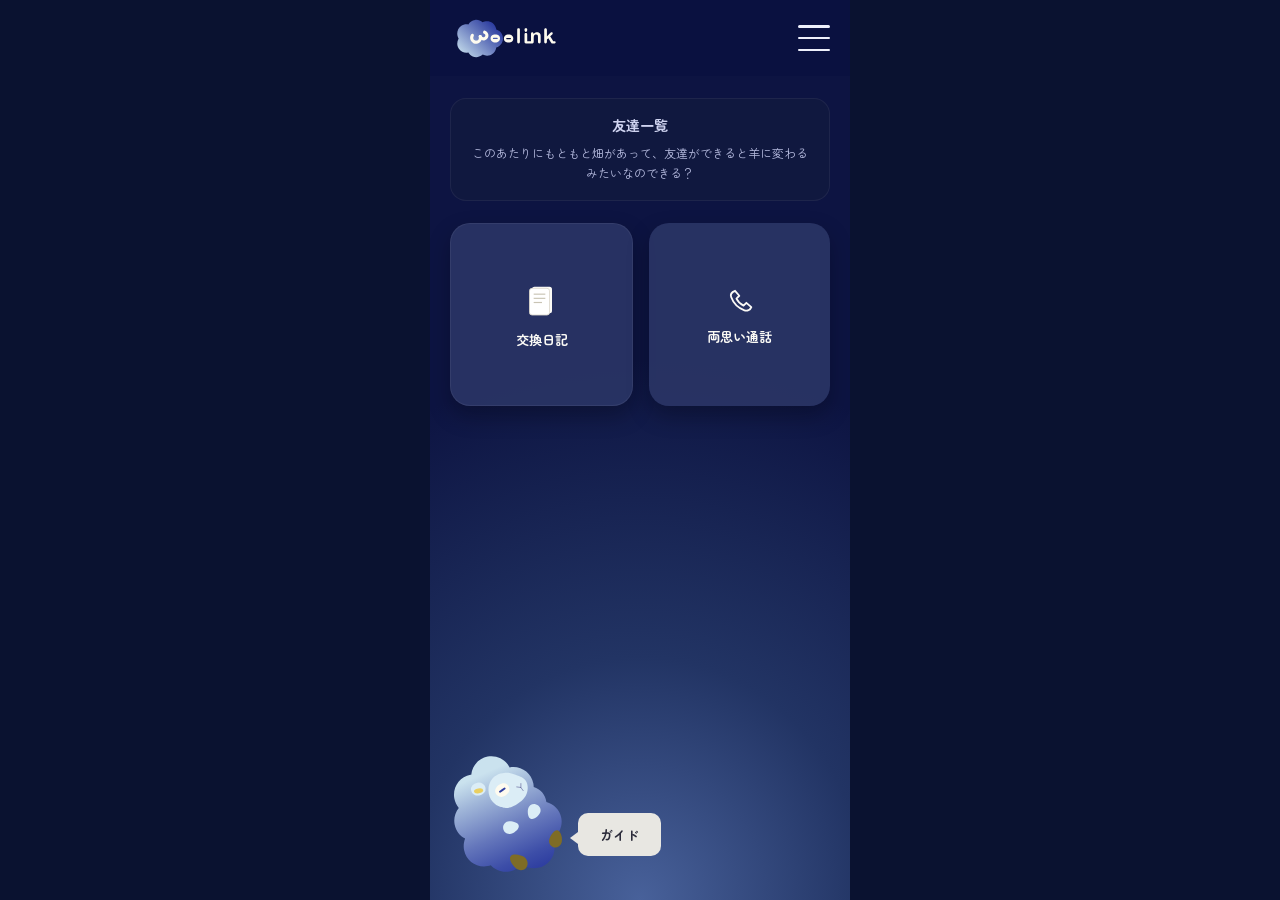
<file: index.html>
<!DOCTYPE html>
<html lang="ja">
<head>
<meta charset="UTF-8">
<meta name="viewport" content="width=device-width, initial-scale=1.0, maximum-scale=1.0, user-scalable=no">
<title>Woolink</title>
<link rel="stylesheet" href="style.css">
</head>
<body>

<div class="phone">

  <header class="topbar">
    <div class="brand">
      <img class="brand-name" src="picture/woolinkロゴ.svg" alt="Woolink">
    </div>
    <button class="menu-btn" id="menuBtn" aria-label="メニューを開く" aria-expanded="false" aria-controls="menuPanel">
      <span></span><span></span><span></span>
    </button>
  </header>

  <nav class="menu-panel" id="menuPanel" hidden>
    <a class="menu-item" href="placeholder.html?title=プロフィール">
      <span>プロフィール</span><svg viewBox="0 0 24 24" width="16" height="16"><path d="M9 6l6 6-6 6" stroke="currentColor" stroke-width="2" fill="none" stroke-linecap="round" stroke-linejoin="round"/></svg>
    </a>
    <a class="menu-item" href="placeholder.html?title=お知らせ">
      <span>お知らせ</span><svg viewBox="0 0 24 24" width="16" height="16"><path d="M9 6l6 6-6 6" stroke="currentColor" stroke-width="2" fill="none" stroke-linecap="round" stroke-linejoin="round"/></svg>
    </a>
    <a class="menu-item" href="placeholder.html?title=設定">
      <span>設定</span><svg viewBox="0 0 24 24" width="16" height="16"><path d="M9 6l6 6-6 6" stroke="currentColor" stroke-width="2" fill="none" stroke-linecap="round" stroke-linejoin="round"/></svg>
    </a>
    <a class="menu-item" href="placeholder.html?title=ヘルプ">
      <span>ヘルプ</span><svg viewBox="0 0 24 24" width="16" height="16"><path d="M9 6l6 6-6 6" stroke="currentColor" stroke-width="2" fill="none" stroke-linecap="round" stroke-linejoin="round"/></svg>
    </a>
    <a class="menu-item" href="placeholder.html?title=ログアウト">
      <span>ログアウト</span><svg viewBox="0 0 24 24" width="16" height="16"><path d="M9 6l6 6-6 6" stroke="currentColor" stroke-width="2" fill="none" stroke-linecap="round" stroke-linejoin="round"/></svg>
    </a>
  </nav>

  <main class="content">
    <section class="friend-card">
      <h1>友達一覧</h1>
      <p>このあたりにもともと畑があって、友達ができると羊に変わるみたいなのできる？</p>
    </section>

    <section class="actions">
      <a class="action-tile diary" href="placeholder.html?title=交換日記">
        <span class="badge" id="diaryBadge" aria-hidden="true"></span>
        <svg class="tile-icon" viewBox="0 0 48 48" width="40" height="40" aria-hidden="true">
          <rect x="12" y="8" width="24" height="32" rx="3" fill="#fbfaf6"/>
          <rect x="9" y="10" width="24" height="32" rx="3" fill="#ffffff" stroke="#dcd8cc" stroke-width="1"/>
          <line x1="14" y1="17" x2="28" y2="17" stroke="#c9c4b4" stroke-width="1.4"/>
          <line x1="14" y1="22" x2="28" y2="22" stroke="#c9c4b4" stroke-width="1.4"/>
          <line x1="14" y1="27" x2="24" y2="27" stroke="#c9c4b4" stroke-width="1.4"/>
        </svg>
        <span class="tile-label">交換日記</span>
      </a>

      <a class="action-tile call" href="placeholder.html?title=両思い通話">
        <svg class="tile-icon" viewBox="0 0 48 48" width="34" height="34" aria-hidden="true">
          <path d="M17 11l6 7-4 4c2.2 4.5 5.5 7.8 10 10l4-4 7 6c-1.6 4.2-5.9 5.9-9.8 4.5-8.8-3.2-15.5-9.9-18.7-18.7C10.1 15.9 12.8 12.6 17 11Z" fill="none" stroke="#fbfaf6" stroke-width="2.6" stroke-linecap="round" stroke-linejoin="round"/>
        </svg>
        <span class="tile-label">両思い通話</span>
      </a>
    </section>
  </main>

  <footer class="mascot-row">
    <img class="mascot" src="picture/ガイド羊.svg" alt="ガイド羊" width="120" height="120">
    <a class="guide-bubble" href="placeholder.html?title=ガイド">ガイド</a>
  </footer>

</div>

<script>
  // 交換日記に未読の更新がある場合だけ true にしてください（実データと連携する箇所）
  const hasDiaryNotification = false;
  const diaryBadge = document.getElementById('diaryBadge');
  if (hasDiaryNotification) {
    diaryBadge.classList.add('is-visible');
  }

  const menuBtn = document.getElementById('menuBtn');
  const menuPanel = document.getElementById('menuPanel');

  menuBtn.addEventListener('click', () => {
    const isOpen = !menuPanel.hidden;
    if (isOpen) {
      menuPanel.hidden = true;
      menuBtn.classList.remove('open');
      menuBtn.setAttribute('aria-expanded', 'false');
    } else {
      menuPanel.hidden = false;
      menuBtn.classList.add('open');
      menuBtn.setAttribute('aria-expanded', 'true');
    }
  });

  document.addEventListener('click', (e) => {
    if (!menuPanel.hidden && !menuPanel.contains(e.target) && !menuBtn.contains(e.target)) {
      menuPanel.hidden = true;
      menuBtn.classList.remove('open');
      menuBtn.setAttribute('aria-expanded', 'false');
    }
  });
</script>

</body>
</html>
</file>
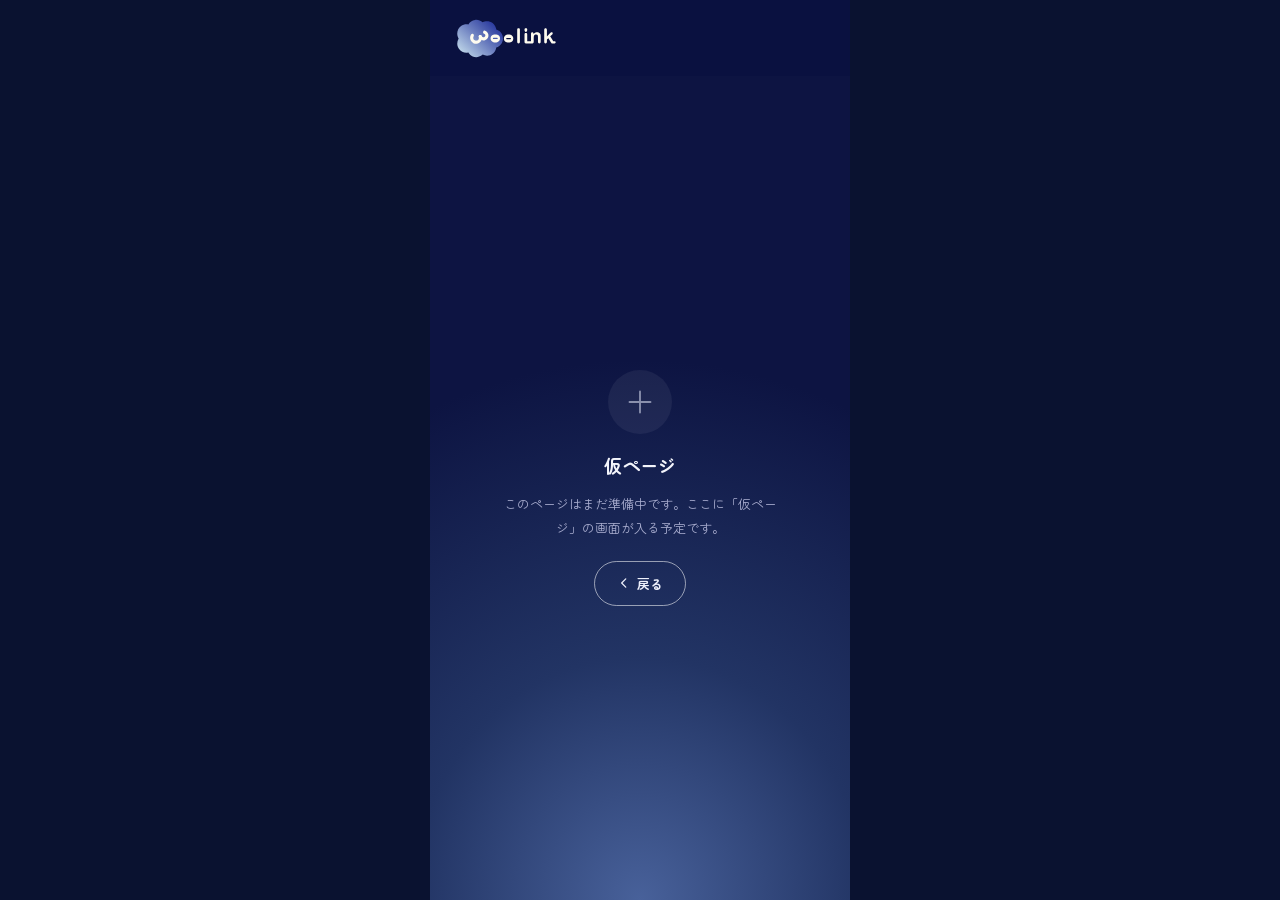
<file: placeholder.html>
<!DOCTYPE html>
<html lang="ja">
<head>
<meta charset="UTF-8">
<meta name="viewport" content="width=device-width, initial-scale=1.0, maximum-scale=1.0, user-scalable=no">
<title>Woolink</title>
<link rel="stylesheet" href="style.css">
</head>
<body>

<div class="phone">

  <header class="topbar">
    <div class="brand">
      <img class="brand-name" src="picture/woolinkロゴ.svg" alt="Woolink">
    </div>
  </header>

  <main class="placeholder-main">
    <div class="placeholder-icon">
      <svg viewBox="0 0 24 24" width="28" height="28"><path d="M12 3v18M3 12h18" stroke="#8a90ad" stroke-width="1.6" fill="none" stroke-linecap="round"/></svg>
    </div>
    <h1 id="pageTitle">仮ページ</h1>
    <p>このページはまだ準備中です。ここに「<span id="pageTitle2">この機能</span>」の画面が入る予定です。</p>
    <button class="back-btn" id="backBtn">
      <svg viewBox="0 0 24 24" width="14" height="14"><path d="M15 5l-7 7 7 7" stroke="currentColor" stroke-width="2.2" fill="none" stroke-linecap="round" stroke-linejoin="round"/></svg>
      戻る
    </button>
  </main>

</div>

<script>
  const params = new URLSearchParams(window.location.search);
  const title = params.get('title') || '仮ページ';
  document.title = 'Woolink | ' + title;
  document.getElementById('pageTitle').textContent = title;
  document.getElementById('pageTitle2').textContent = title;

  document.getElementById('backBtn').addEventListener('click', () => {
    if (window.history.length > 1) {
      window.history.back();
    } else {
      window.location.href = 'index.html';
    }
  });
</script>

</body>
</html>
</file>
<file: style.css>
@import url('https://fonts.googleapis.com/css2?family=Zen+Maru+Gothic:wght@400;500;700&display=swap');

* { box-sizing: border-box; }

html, body {
  margin: 0;
  padding: 0;
  height: 100%;
  font-family: 'Zen Maru Gothic', 'Hiragino Maru Gothic ProN', 'Hiragino Sans', sans-serif;
  background: #0a1230;
}

body {
  display: flex;
  justify-content: center;
  align-items: flex-start;
  min-height: 100vh;
}

.phone {
  position: relative;
  width: 100%;
  max-width: 420px;
  min-height: 100vh;
  overflow: hidden;
  background:
    radial-gradient(120% 60% at 50% 100%, #48619a 0%, #223464 45%, #0d1442 100%);
  color: #eef0fb;
  display: flex;
  flex-direction: column;
}

/* ---------- Header ---------- */

.topbar {
  display: flex;
  align-items: center;
  justify-content: space-between;
  padding: 18px 20px;
  background: #0a1140;
}

.brand {
  display: flex;
  align-items: center;
  gap: 8px;
}

.brand-name {
  display: block;
  width: 120px;
  height: 40px;
  object-fit: contain;
}

.menu-btn {
  width: 32px;
  height: 26px;
  background: none;
  border: none;
  padding: 0;
  display: flex;
  flex-direction: column;
  justify-content: space-between;
  cursor: pointer;
}

.menu-btn span {
  display: block;
  height: 2.5px;
  width: 100%;
  background: #eef0fb;
  border-radius: 2px;
  transition: transform 0.2s ease, opacity 0.2s ease;
}

.menu-btn.open span:nth-child(1) { transform: translateY(11px) rotate(45deg); }
.menu-btn.open span:nth-child(2) { opacity: 0; }
.menu-btn.open span:nth-child(3) { transform: translateY(-11px) rotate(-45deg); }

/* ---------- Dropdown menu ---------- */

.menu-panel {
  position: absolute;
  top: 62px;
  right: 16px;
  z-index: 20;
  width: 200px;
  background: #f7f6f2;
  border-radius: 14px;
  box-shadow: 0 12px 30px rgba(0,0,0,0.35);
  padding: 6px;
  display: flex;
  flex-direction: column;
}

.menu-panel[hidden] {
  display: none;
}

.menu-item {
  display: flex;
  align-items: center;
  justify-content: space-between;
  padding: 13px 14px;
  color: #2b2b3a;
  text-decoration: none;
  font-size: 14.5px;
  border-radius: 10px;
}

.menu-item:not(:last-child) {
  border-bottom: 1px solid #e7e5dd;
  border-radius: 10px 10px 0 0;
}

.menu-item:active,
.menu-item:hover {
  background: #ece9e1;
}

.menu-item svg {
  color: #9c9a90;
  flex-shrink: 0;
}

/* ---------- Content ---------- */

.content {
  padding: 22px 20px 0;
  flex: 1;
}

.friend-card {
  background: rgba(20, 28, 62, 0.55);
  border: 1px solid rgba(255,255,255,0.06);
  border-radius: 16px;
  padding: 16px 18px;
  text-align: center;
}

.friend-card h1 {
  margin: 0 0 8px;
  font-size: 14px;
  font-weight: 700;
  color: #cfd3f0;
}

.friend-card p {
  margin: 0;
  font-size: 12px;
  line-height: 1.7;
  color: #b7bce0;
}

.actions {
  display: flex;
  gap: 16px;
  margin-top: 22px;
}

.action-tile {
  position: relative;
  flex: 1;
  aspect-ratio: 1 / 1;
  border-radius: 20px;
  display: flex;
  flex-direction: column;
  align-items: center;
  justify-content: center;
  gap: 10px;
  text-decoration: none;
  background: rgba(46, 57, 105, 0.82);
  box-shadow: 0 10px 22px rgba(0,0,0,0.25);
  transition: transform 0.2s ease, box-shadow 0.2s ease, background 0.2s ease;
}

.action-tile:hover,
.action-tile:focus {
  transform: translateY(-4px);
  box-shadow: 0 14px 28px rgba(0,0,0,0.35);
  background: linear-gradient(155deg, #6f7bf2 0%, #5762e0 60%, #4b57d6 100%);
}

.action-tile:focus-visible {
  outline: 2px solid #f4c95d;
  outline-offset: 3px;
}

.tile-icon {
  transition: transform 0.2s ease, filter 0.2s ease;
}

.action-tile:hover .tile-icon,
.action-tile:focus .tile-icon {
  transform: scale(1.14);
  filter: drop-shadow(0 0 7px rgba(244, 201, 93, 0.85));
}

.action-tile.diary {
  border: 1px solid rgba(255,255,255,0.06);
}

.tile-label {
  font-size: 13px;
  font-weight: 700;
  color: #fbfaf6;
  transition: color 0.2s ease;
}

.action-tile:hover .tile-label,
.action-tile:focus .tile-label {
  color: #f4c95d;
}

.badge {
  position: absolute;
  top: -8px;
  left: -8px;
  width: 18px;
  height: 18px;
  border-radius: 50%;
  background: #f2c94c;
  border: 2px solid #0d1442;
  box-shadow: 0 3px 8px rgba(0,0,0,0.3);
  display: none;
}

.badge.is-visible {
  display: block;
}

/* ---------- Footer / mascot ---------- */

.mascot-row {
  display: flex;
  align-items: flex-end;
  gap: 10px;
  padding: 24px 18px 26px;
  margin-top: auto;
}

.guide-bubble {
  position: relative;
  background: #e8e7e2;
  color: #2b2b3a;
  text-decoration: none;
  font-size: 13px;
  font-weight: 700;
  padding: 12px 22px;
  border-radius: 10px;
  margin-bottom: 18px;
}

.guide-bubble::after {
  content: "";
  position: absolute;
  left: -8px;
  bottom: 12px;
  border-width: 6px 8px 6px 0;
  border-style: solid;
  border-color: transparent #e8e7e2 transparent transparent;
}

/* ---------- Placeholder page ---------- */

.placeholder-main {
  flex: 1;
  display: flex;
  flex-direction: column;
  align-items: center;
  justify-content: center;
  text-align: center;
  padding: 40px 24px;
  gap: 14px;
}

.placeholder-main h1 {
  font-size: 18px;
  color: #f3f4fb;
  margin: 0;
}

.placeholder-main p {
  font-size: 13px;
  color: #a9adcf;
  line-height: 1.8;
  margin: 0;
  max-width: 280px;
}

.placeholder-icon {
  width: 64px;
  height: 64px;
  border-radius: 50%;
  background: rgba(255,255,255,0.06);
  display: flex;
  align-items: center;
  justify-content: center;
  margin-bottom: 4px;
}

.back-btn {
  display: inline-flex;
  align-items: center;
  gap: 6px;
  background: none;
  border: 1px solid rgba(255,255,255,0.55);
  color: #eef0fb;
  font-family: inherit;
  font-size: 13px;
  font-weight: 700;
  padding: 12px 22px;
  border-radius: 999px;
  cursor: pointer;
  margin-top: 8px;
}

.back-btn:active {
  background: rgba(255,255,255,0.1);
}
</file>
